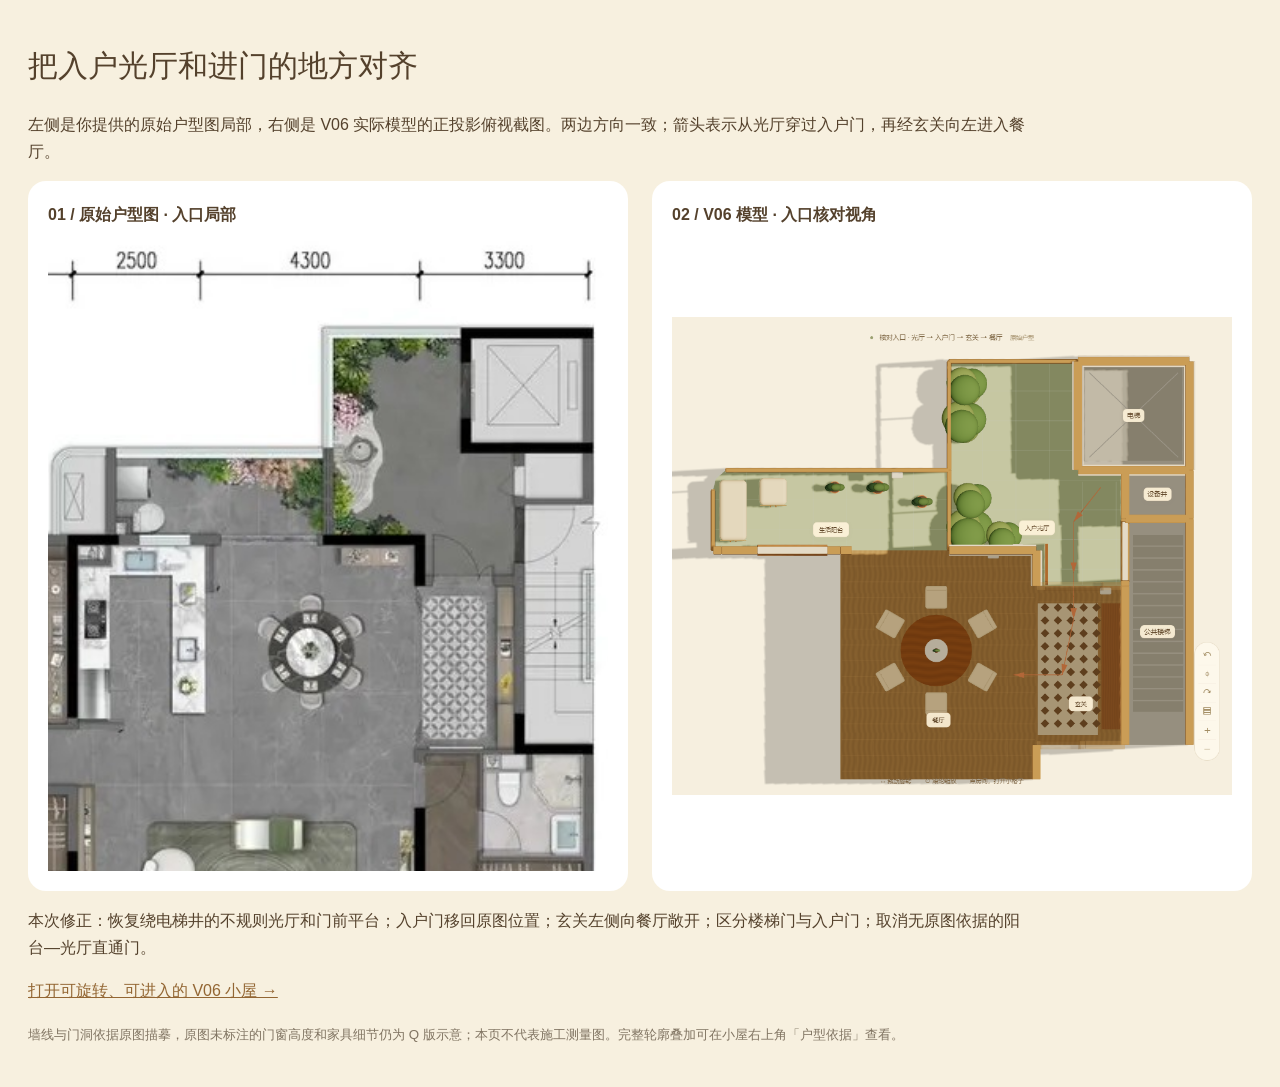
<file: entry-compare.html>
<!doctype html><html lang="zh-CN"><meta charset="utf-8"><meta name="viewport" content="width=device-width,initial-scale=1"><link rel="icon" href="data:,"><title>V06 · 入户光厅对照</title><style>body{margin:0;background:#f7f0df;color:#54412c;font:16px/1.7 "Microsoft YaHei",sans-serif}main{max-width:1400px;margin:40px auto;padding:0 28px}h1{font-size:30px;font-weight:500}p{max-width:1000px}.compare{display:grid;grid-template-columns:1fr 1fr;gap:24px}figure{margin:0;background:white;border-radius:18px;padding:20px}figcaption{font-weight:bold;margin-bottom:12px}svg,img{display:block;width:100%;height:630px;object-fit:contain}a{color:#936633}small{color:#807462}@media(max-width:800px){.compare{grid-template-columns:1fr}svg,img{height:auto}}</style><main><h1>把入户光厅和进门的地方对齐</h1><p>左侧是你提供的原始户型图局部，右侧是 V06 实际模型的正投影俯视截图。两边方向一致；箭头表示从光厅穿过入户门，再经玄关向左进入餐厅。</p><div class="compare"><figure><figcaption>01 / 原始户型图 · 入口局部</figcaption><svg viewBox="965 290 355 310"><image href="evidence/floorplan.jpg" width="1608" height="1080"/></svg></figure><figure><figcaption>02 / V06 模型 · 入口核对视角</figcaption><img src="evidence/v02-entry-model.png" alt="实际模型入口，含电梯、设备井、楼梯及进门路线"></figure></div><p>本次修正：恢复绕电梯井的不规则光厅和门前平台；入户门移回原图位置；玄关左侧向餐厅敞开；区分楼梯门与入户门；取消无原图依据的阳台—光厅直通门。</p><p><a href="/sunlit-home-177/?view=entry">打开可旋转、可进入的 V06 小屋 →</a></p><small>墙线与门洞依据原图描摹，原图未标注的门窗高度和家具细节仍为 Q 版示意；本页不代表施工测量图。完整轮廓叠加可在小屋右上角「户型依据」查看。</small></main></html>
</file>
